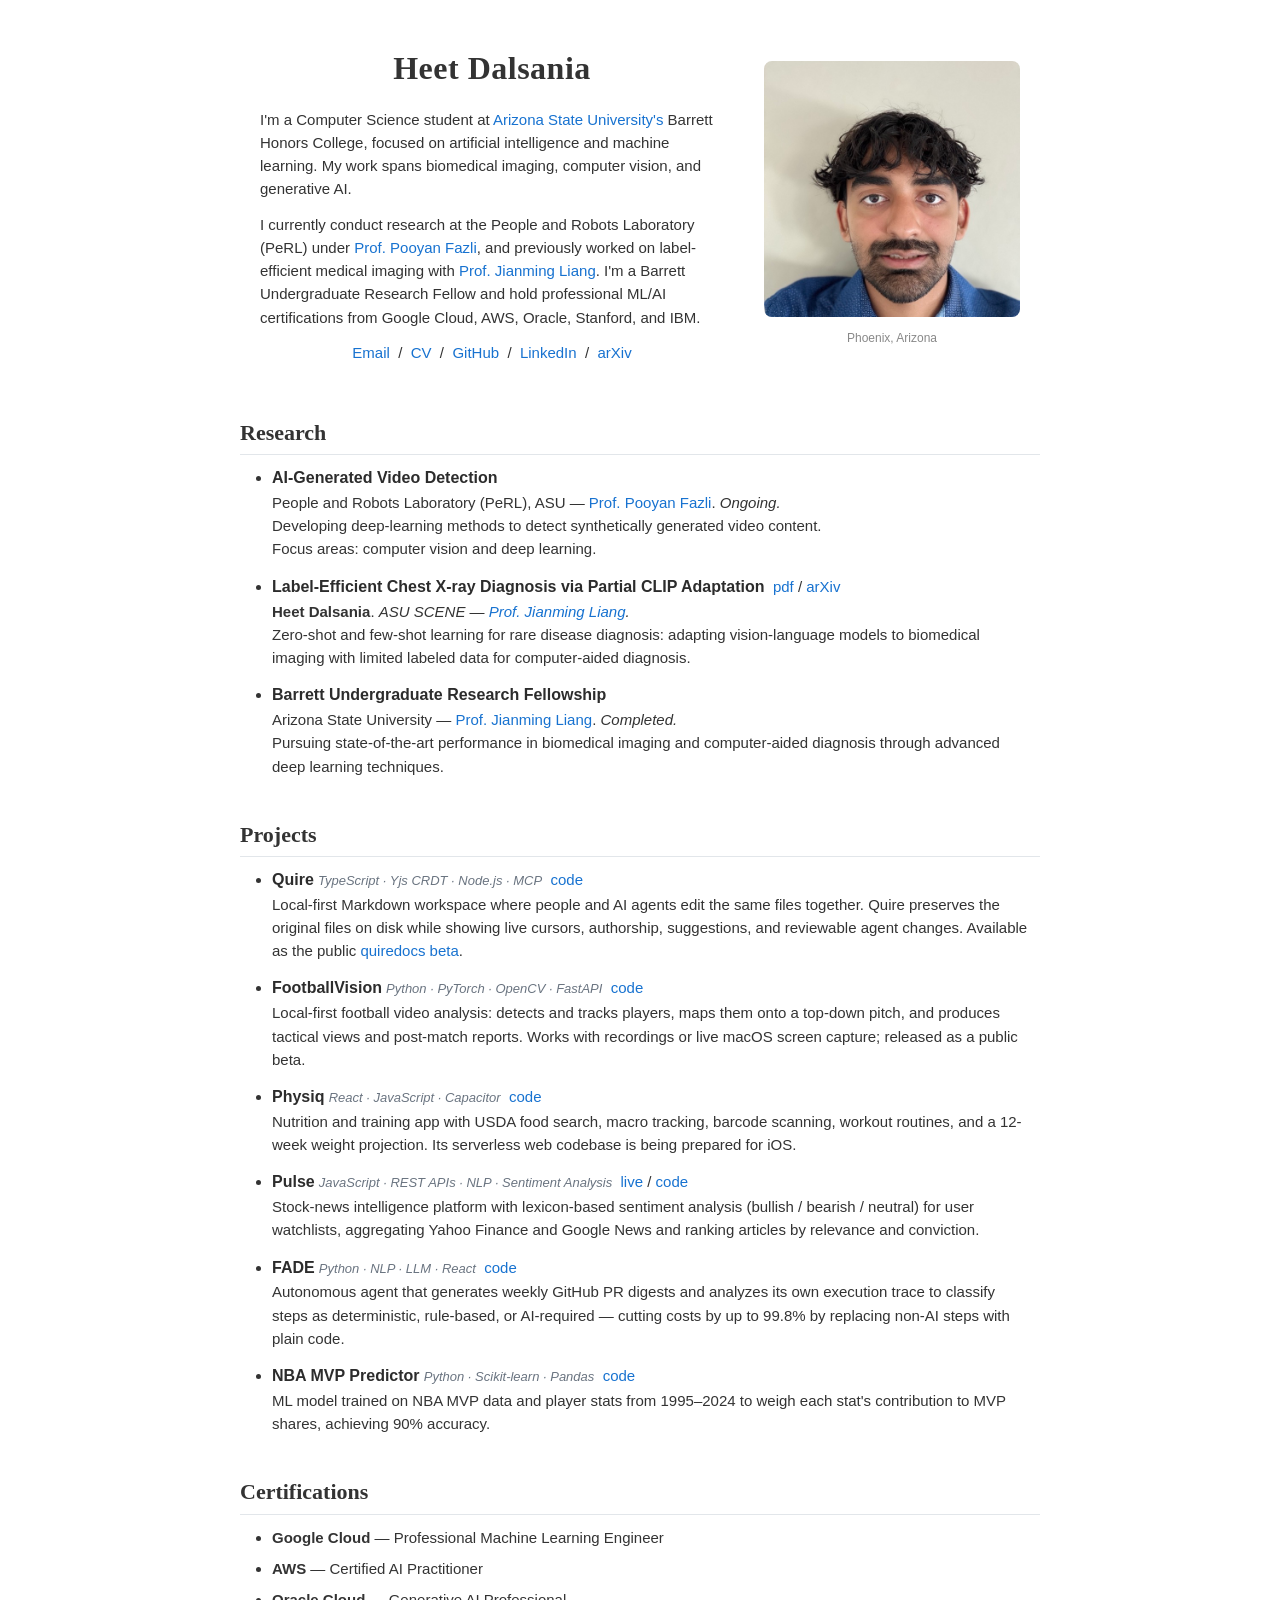
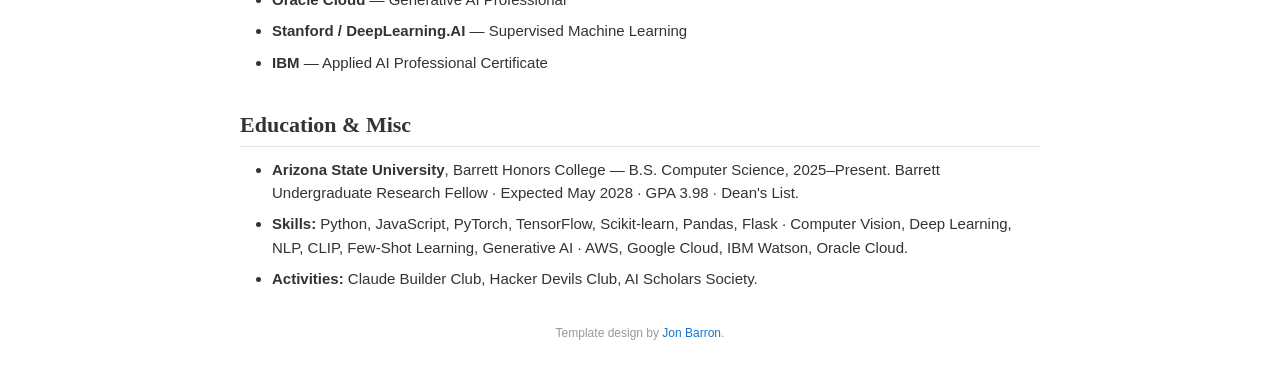
<file: index.html>
<!DOCTYPE html>
<html lang="en">
<head>
  <meta charset="utf-8">
  <meta name="viewport" content="width=device-width, initial-scale=1">
  <title>Heet Dalsania</title>
  <meta name="description" content="Heet Dalsania — Computer Science student and AI researcher at Arizona State University (Barrett Honors College).">
  <link rel="stylesheet" href="stylesheet.css">
</head>

<body>
<table style="width:100%; max-width:800px; border:0px; border-spacing:0px; border-collapse:separate; margin-right:auto; margin-left:auto;"><tbody>
  <tr style="padding:0px">
    <td style="padding:0px">

      <table style="width:100%; border:0px; border-spacing:0px; border-collapse:separate; margin-right:auto; margin-left:auto;"><tbody>
        <tr style="padding:0px">

          <td style="padding:2.5%; width:63%; vertical-align:middle">
            <p class="name" style="text-align: center;">Heet Dalsania</p>
            <p>I'm a Computer Science student at
              <a href="https://www.asu.edu/">Arizona State University's</a> Barrett Honors College,
              focused on artificial intelligence and machine learning. My work spans biomedical
              imaging, computer vision, and generative AI.</p>
            <p>I currently conduct research at the People and Robots Laboratory (PeRL) under
              <a href="https://pooyanfazli.com/index.html">Prof. Pooyan Fazli</a>,
              and previously worked on label-efficient medical imaging with
              <a href="https://search.asu.edu/profile/1310161">Prof. Jianming Liang</a>. I'm a Barrett
              Undergraduate Research Fellow and hold professional ML/AI certifications from Google
              Cloud, AWS, Oracle, Stanford, and IBM.</p>
            <p style="text-align:center">
              <a href="mailto:heet.dalsania@outlook.com">Email</a> &nbsp;/&nbsp;
              <a href="resume.pdf">CV</a> &nbsp;/&nbsp;
              <a href="https://github.com/heetdalsania">GitHub</a> &nbsp;/&nbsp;
              <a href="https://www.linkedin.com/in/heet-dalsania-b37999283/">LinkedIn</a> &nbsp;/&nbsp;
              <a href="https://arxiv.org/search/eess?searchtype=author&amp;query=Dalsania,+H+N">arXiv</a>
            </p>
          </td>

          <td style="padding:2.5%; width:40%; max-width:40%">
            <a href="profile.jpg">
              <img style="width:100%; max-width:100%; border-radius:8px;" alt="Heet Dalsania"
                   src="profile.jpg"
                   onerror="this.onerror=null;this.src='data:image/svg+xml;utf8,&lt;svg xmlns=%22http://www.w3.org/2000/svg%22 width=%22300%22 height=%22300%22&gt;&lt;rect width=%22100%25%22 height=%22100%25%22 fill=%22%23e9edf2%22/&gt;&lt;text x=%2250%25%22 y=%2252%25%22 font-size=%2296%22 fill=%22%238a97a8%22 font-family=%22Georgia,serif%22 text-anchor=%22middle%22 dominant-baseline=%22middle%22&gt;HD&lt;/text&gt;&lt;/svg&gt;';">
            </a>
            <p style="text-align:center; font-size:12px; color:#888; margin-top:6px;">Phoenix, Arizona</p>
          </td>

        </tr>
      </tbody></table>

      <!-- ===================== RESEARCH ===================== -->
      <table style="width:100%; border:0px; border-spacing:0px; border-collapse:separate; margin-right:auto; margin-left:auto;"><tbody>
        <tr><td style="padding:20px 0px 5px 0px"><heading>Research</heading></td></tr>
      </tbody></table>

      <table style="width:100%; border:0px; border-spacing:0px; border-collapse:separate; margin-right:auto; margin-left:auto;"><tbody>
        <tr><td style="padding:6px 12px">
          <ul class="projects">
            <li>
              <papertitle>AI-Generated Video Detection</papertitle>
              <br>People and Robots Laboratory (PeRL), ASU — <a href="https://pooyanfazli.com/index.html">Prof. Pooyan Fazli</a>. <em>Ongoing.</em>
              <br>Developing deep-learning methods to detect synthetically generated video content.<br>Focus areas: computer vision and deep learning.
            </li>
            <li>
              <a href="https://arxiv.org/abs/2507.07254"><papertitle>Label-Efficient Chest X-ray Diagnosis via Partial CLIP Adaptation</papertitle></a>
              &nbsp;<a href="https://arxiv.org/pdf/2507.07254">pdf</a> / <a href="https://arxiv.org/abs/2507.07254">arXiv</a>
              <br><strong>Heet Dalsania</strong>. <em>ASU SCENE — <a href="https://search.asu.edu/profile/1310161">Prof. Jianming Liang</a>.</em>
              <br>Zero-shot and few-shot learning for rare disease diagnosis: adapting vision-language models to biomedical imaging with limited labeled data for computer-aided diagnosis.
            </li>
            <li>
              <papertitle>Barrett Undergraduate Research Fellowship</papertitle>
              <br>Arizona State University — <a href="https://search.asu.edu/profile/1310161">Prof. Jianming Liang</a>. <em>Completed.</em>
              <br>Pursuing state-of-the-art performance in biomedical imaging and computer-aided diagnosis through advanced deep learning techniques.
            </li>
          </ul>
        </td></tr>
      </tbody></table>

      <!-- ===================== PROJECTS ===================== -->
      <table style="width:100%; border:0px; border-spacing:0px; border-collapse:separate; margin-right:auto; margin-left:auto;"><tbody>
        <tr><td style="padding:20px 0px 5px 0px"><heading>Projects</heading></td></tr>
      </tbody></table>

      <table style="width:100%; border:0px; border-spacing:0px; border-collapse:separate; margin-right:auto; margin-left:auto;"><tbody>
        <tr><td style="padding:6px 12px">
          <ul class="projects">
            <li>
              <a href="https://github.com/heetdalsania/quire"><papertitle>Quire</papertitle></a>
              <span class="stack">TypeScript · Yjs CRDT · Node.js · MCP</span>
              &nbsp;<a href="https://github.com/heetdalsania/quire">code</a>
              <br>Local-first Markdown workspace where people and AI agents edit the same files
              together. Quire preserves the original files on disk while showing live cursors,
              authorship, suggestions, and reviewable agent changes. Available as the public
              <a href="https://www.npmjs.com/package/quiredocs">quiredocs beta</a>.
            </li>
            <li>
              <a href="https://github.com/heetdalsania/FootballVision"><papertitle>FootballVision</papertitle></a>
              <span class="stack">Python · PyTorch · OpenCV · FastAPI</span>
              &nbsp;<a href="https://github.com/heetdalsania/FootballVision">code</a>
              <br>Local-first football video analysis: detects and tracks players, maps them
              onto a top-down pitch, and produces tactical views and post-match reports.
              Works with recordings or live macOS screen capture; released as a public beta.
            </li>
            <li>
              <a href="https://github.com/heetdalsania/physiq"><papertitle>Physiq</papertitle></a>
              <span class="stack">React · JavaScript · Capacitor</span>
              &nbsp;<a href="https://github.com/heetdalsania/physiq">code</a>
              <br>Nutrition and training app with USDA food search, macro tracking, barcode scanning,
              workout routines, and a 12-week weight projection. Its serverless web codebase is
              being prepared for iOS.
            </li>
            <li>
              <a href="https://nxttixor.vercel.app/"><papertitle>Pulse</papertitle></a>
              <span class="stack">JavaScript · REST APIs · NLP · Sentiment Analysis</span>
              &nbsp;<a href="https://nxttixor.vercel.app/">live</a> / <a href="https://github.com/heetdalsania/StockNewsWeb">code</a>
              <br>Stock-news intelligence platform with lexicon-based sentiment analysis (bullish / bearish /
              neutral) for user watchlists, aggregating Yahoo Finance and Google News and ranking articles
              by relevance and conviction.
            </li>
            <li>
              <a href="https://github.com/heetdalsania/FADE"><papertitle>FADE</papertitle></a>
              <span class="stack">Python · NLP · LLM · React</span>
              &nbsp;<a href="https://github.com/heetdalsania/FADE">code</a>
              <br>Autonomous agent that generates weekly GitHub PR digests and analyzes its own execution
              trace to classify steps as deterministic, rule-based, or AI-required — cutting costs by up to
              99.8% by replacing non-AI steps with plain code.
            </li>
            <li>
              <a href="https://github.com/heetdalsania/ML-MVP-Prediction"><papertitle>NBA MVP Predictor</papertitle></a>
              <span class="stack">Python · Scikit-learn · Pandas</span>
              &nbsp;<a href="https://github.com/heetdalsania/ML-MVP-Prediction">code</a>
              <br>ML model trained on NBA MVP data and player stats from 1995–2024 to weigh each stat's
              contribution to MVP shares, achieving 90% accuracy.
            </li>
          </ul>
        </td></tr>
      </tbody></table>

      <!-- ===================== CERTIFICATIONS ===================== -->
      <table style="width:100%; border:0px; border-spacing:0px; border-collapse:separate; margin-right:auto; margin-left:auto;"><tbody>
        <tr><td style="padding:20px 0px 5px 0px"><heading>Certifications</heading></td></tr>
      </tbody></table>

      <table style="width:100%; border:0px; border-spacing:0px; border-collapse:separate; margin-right:auto; margin-left:auto;"><tbody>
        <tr><td style="padding:6px 12px">
          <ul>
            <li><strong>Google Cloud</strong> — Professional Machine Learning Engineer</li>
            <li><strong>AWS</strong> — Certified AI Practitioner</li>
            <li><strong>Oracle Cloud</strong> — Generative AI Professional</li>
            <li><strong>Stanford / DeepLearning.AI</strong> — Supervised Machine Learning</li>
            <li><strong>IBM</strong> — Applied AI Professional Certificate</li>
          </ul>
        </td></tr>
      </tbody></table>

      <!-- ===================== MISC ===================== -->
      <table style="width:100%; border:0px; border-spacing:0px; border-collapse:separate; margin-right:auto; margin-left:auto;"><tbody>
        <tr><td style="padding:20px 0px 5px 0px"><heading>Education &amp; Misc</heading></td></tr>
      </tbody></table>

      <table style="width:100%; border:0px; border-spacing:0px; border-collapse:separate; margin-right:auto; margin-left:auto;"><tbody>
        <tr><td style="padding:6px 12px">
          <ul>
            <li><strong>Arizona State University</strong>, Barrett Honors College — B.S. Computer Science, 2025–Present.
              Barrett Undergraduate Research Fellow · Expected May 2028 · GPA 3.98 · Dean's List.</li>
            <li><strong>Skills:</strong> Python, JavaScript, PyTorch, TensorFlow, Scikit-learn, Pandas,
              Flask · Computer Vision, Deep Learning, NLP, CLIP, Few-Shot Learning, Generative AI ·
              AWS, Google Cloud, IBM Watson, Oracle Cloud.</li>
            <li><strong>Activities:</strong> Claude Builder Club, Hacker Devils Club, AI Scholars Society.</li>
          </ul>
        </td></tr>
      </tbody></table>

      <table style="width:100%; border:0px; border-spacing:0px; border-collapse:separate; margin-right:auto; margin-left:auto;"><tbody>
        <tr><td style="padding:20px 0px; text-align:center; font-size:12px; color:#999;">
          Template design by <a href="https://jonbarron.info/">Jon Barron</a>.
        </td></tr>
      </tbody></table>

    </td>
  </tr>
</tbody></table>
</body>
</html>
</file>
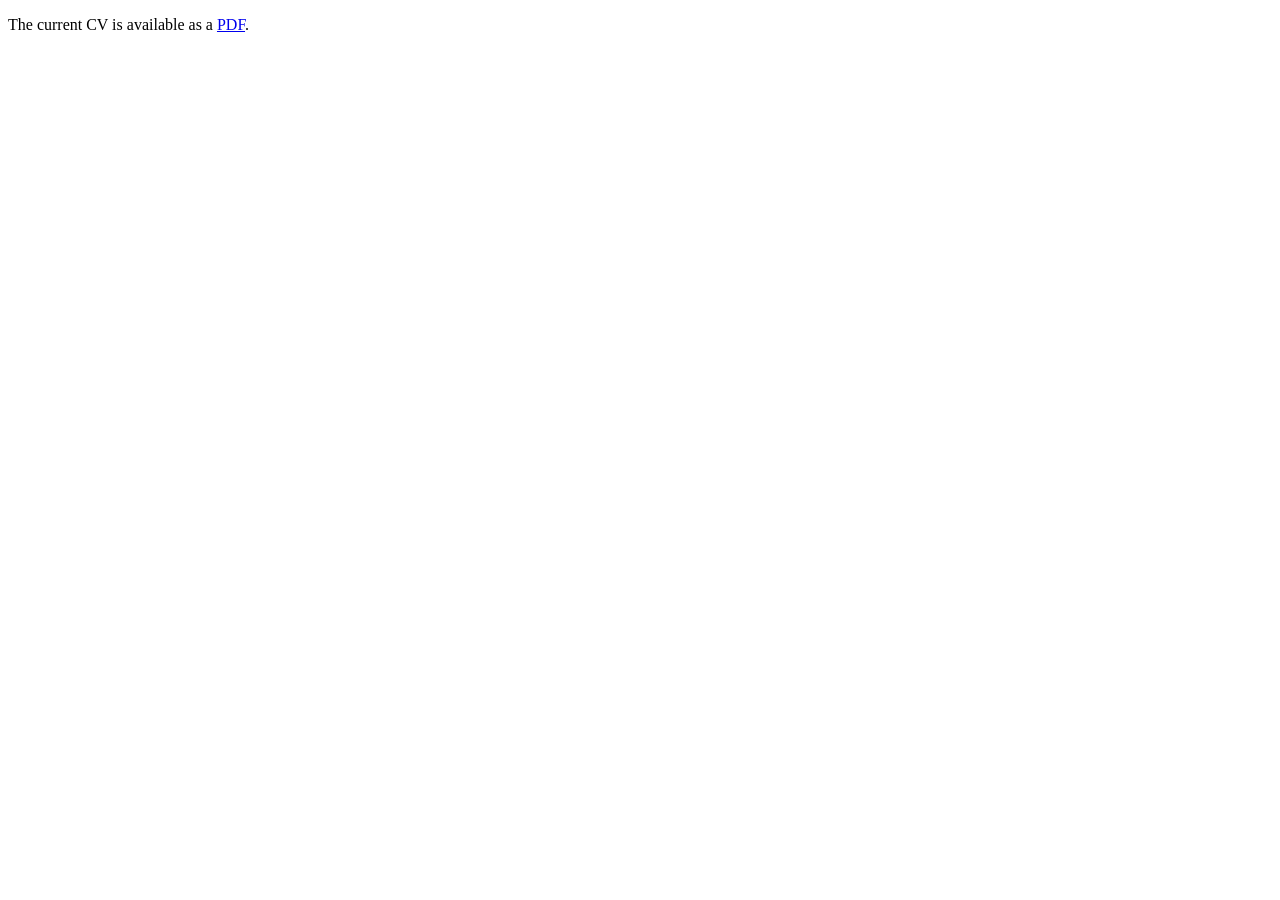
<file: resume.html>
<!doctype html>
<html lang="en">
<head>
  <meta charset="utf-8">
  <meta name="viewport" content="width=device-width, initial-scale=1">
  <meta http-equiv="refresh" content="0; url=resume.pdf">
  <link rel="canonical" href="https://heetdalsania.github.io/resume.pdf">
  <title>Heet Dalsania — CV</title>
</head>
<body>
  <p>The current CV is available as a <a href="resume.pdf">PDF</a>.</p>
</body>
</html>
</file>
<file: stylesheet.css>
body {
  color: #333;
  font-family: 'Lato', 'Helvetica Neue', Helvetica, Arial, sans-serif;
  font-size: 15px;
  line-height: 1.55;
  background-color: #ffffff;
  margin: 24px 12px;
}

a {
  color: #1772d0;
  text-decoration: none;
}
a:hover,
a:focus {
  color: #f09228;
  text-decoration: none;
}

p { margin: 0 0 12px 0; }

.name {
  font-family: 'Georgia', serif;
  font-size: 32px;
  font-weight: 600;
  letter-spacing: 0.5px;
  margin: 0 0 14px 0;
}

heading {
  font-family: 'Georgia', serif;
  font-size: 22px;
  font-weight: 600;
  border-bottom: 1px solid #e2e6ea;
  display: block;
  padding-bottom: 4px;
}

papertitle {
  font-size: 16px;
  font-weight: 700;
  color: #2c2c2c;
}

.thumb {
  width: 100%;
  aspect-ratio: 1 / 1;
  display: flex;
  align-items: center;
  justify-content: center;
  text-align: center;
  border-radius: 8px;
  background: linear-gradient(135deg, #eef2f7, #dfe6ee);
  color: #5b6b7d;
  font-family: 'Georgia', serif;
  font-size: 18px;
  font-weight: 700;
  line-height: 1.1;
  box-shadow: inset 0 0 0 1px #d6dde5;
}

ul { margin: 0; padding-left: 20px; }
li { margin-bottom: 8px; }

.projects li { margin-bottom: 14px; }
.stack {
  font-style: italic;
  color: #6a7480;
  font-size: 13px;
}

@media (max-width: 620px) {
  .name { font-size: 26px; }
}
</file>
